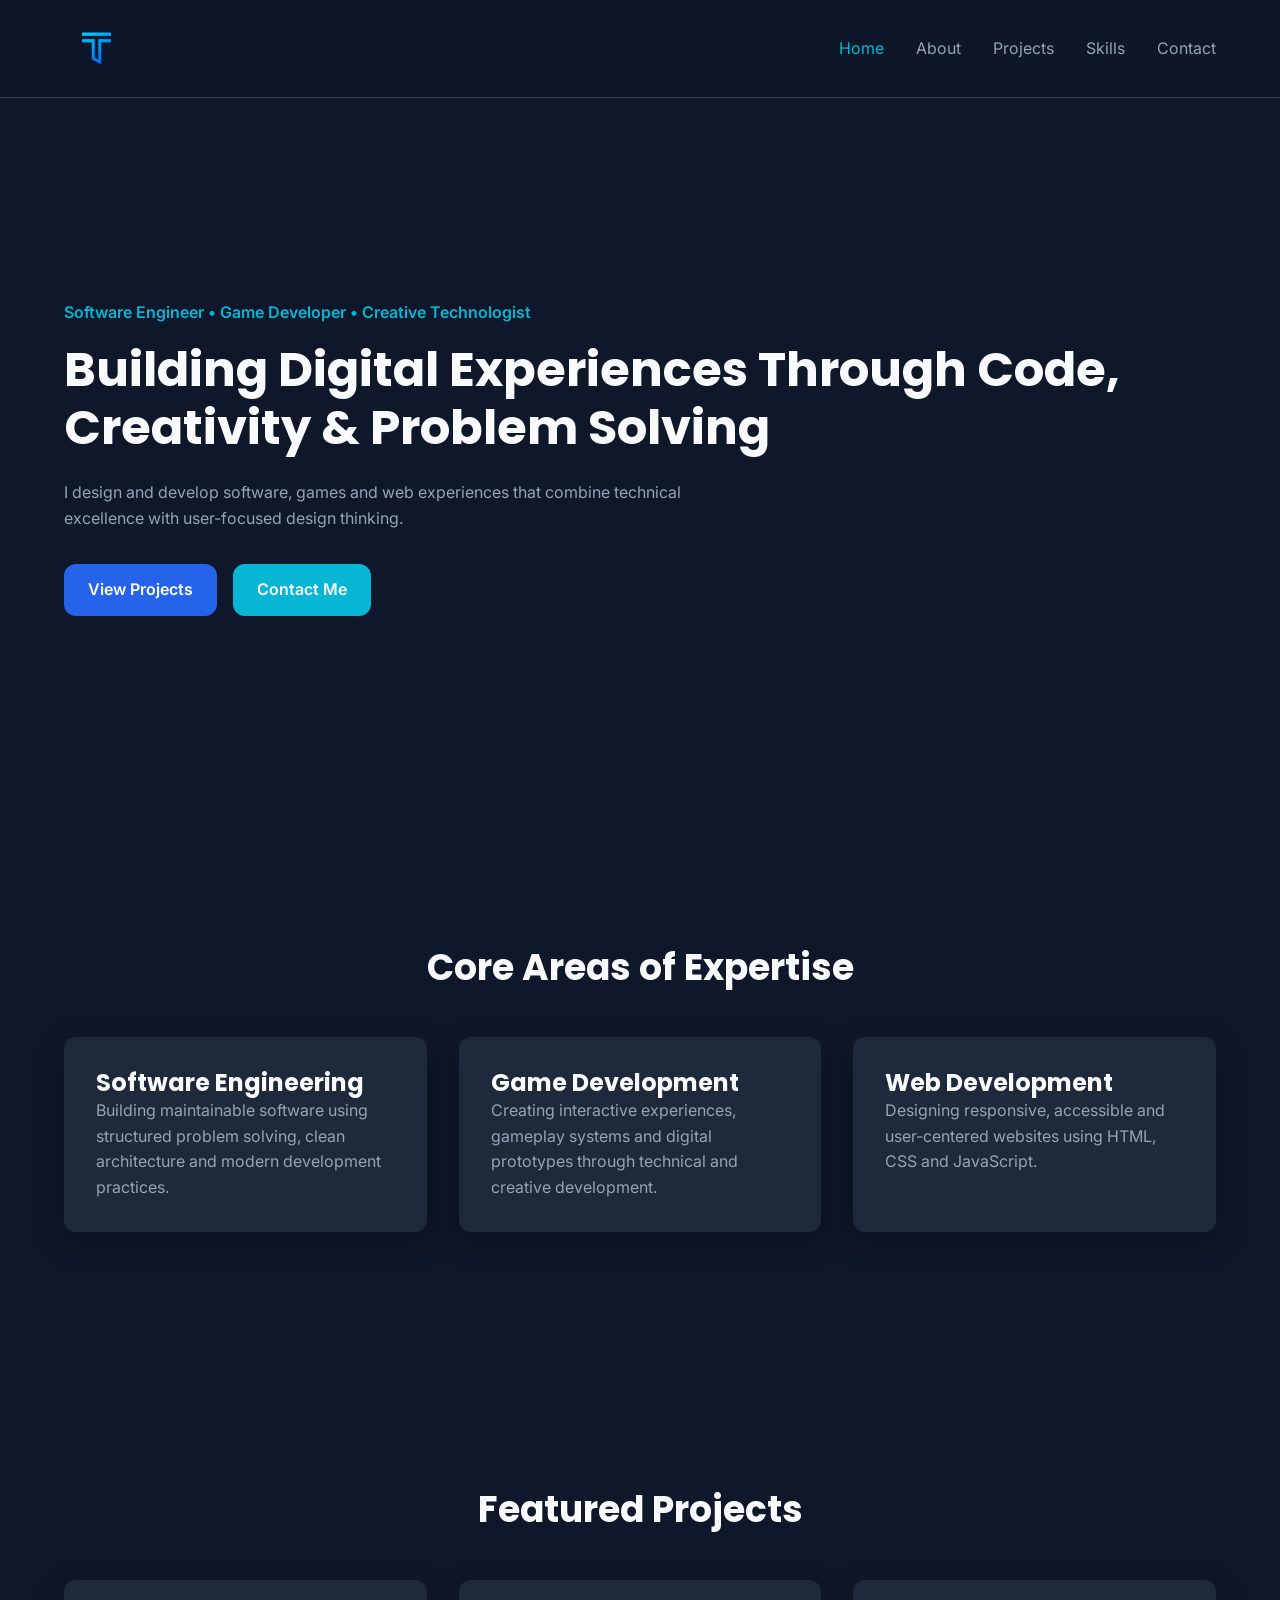
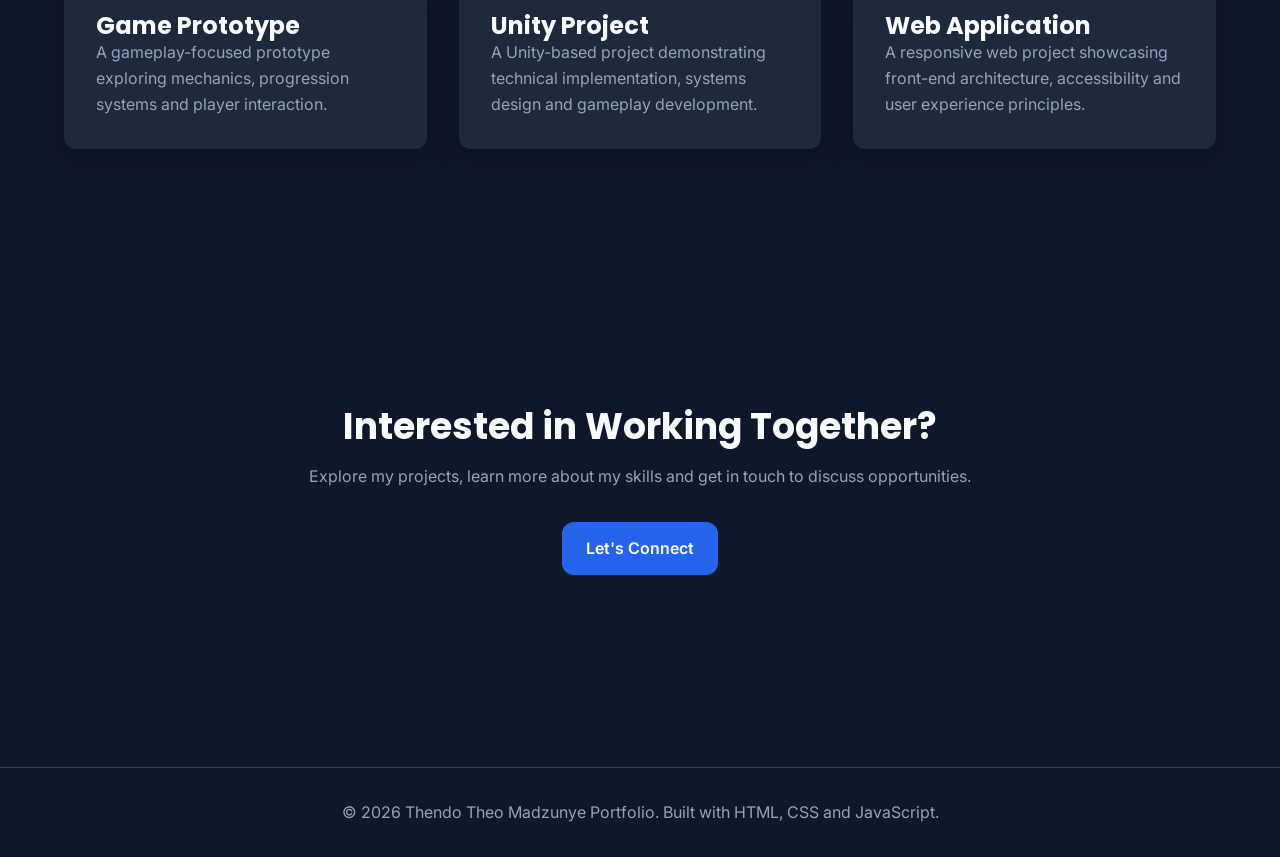
<file: index.html>
<!doctype html>
<html lang="en">
  <head>
    <meta charset="UTF-8" />
    <meta name="viewport" content="width=device-width, initial-scale=1.0" />

    <title>Home | Thendo Portfolio</title>

    <meta
      name="description"
      content="Software Engineer, Game Developer and Creative Technologist Portfolio"
    />

    <link rel="stylesheet" href="css/style.css" />
  </head>

  <body>
    <div id="nav-placeholder"></div>

    <main>
      <!-- HERO SECTION -->

      <section class="hero section">
        <div class="container hero-content">
          <div class="hero-text">
            <p class="hero-tag">
              Software Engineer • Game Developer • Creative Technologist
            </p>

            <h1>
              Building Digital Experiences Through Code, Creativity & Problem
              Solving
            </h1>

            <p class="hero-description">
              I design and develop software, games and web experiences that
              combine technical excellence with user-focused design thinking.
            </p>

            <div class="hero-buttons">
              <a href="projects.html" class="btn"> View Projects </a>

              <a href="contact.html" class="btn btn-secondary"> Contact Me </a>
            </div>
          </div>
        </div>
      </section>

      <!-- FEATURED SKILLS -->

      <section class="section">
        <div class="container">
          <h2 class="section-title">Core Areas of Expertise</h2>

          <div class="skills-preview">
            <article class="card">
              <h3>Software Engineering</h3>

              <p>
                Building maintainable software using structured problem solving,
                clean architecture and modern development practices.
              </p>
            </article>

            <article class="card">
              <h3>Game Development</h3>

              <p>
                Creating interactive experiences, gameplay systems and digital
                prototypes through technical and creative development.
              </p>
            </article>

            <article class="card">
              <h3>Web Development</h3>

              <p>
                Designing responsive, accessible and user-centered websites
                using HTML, CSS and JavaScript.
              </p>
            </article>
          </div>
        </div>
      </section>

      <!-- FEATURED PROJECTS -->

      <section class="section">
        <div class="container">
          <h2 class="section-title">Featured Projects</h2>

          <div class="projects-preview">
            <article class="card">
              <h3>Game Prototype</h3>

              <p>
                A gameplay-focused prototype exploring mechanics, progression
                systems and player interaction.
              </p>
            </article>

            <article class="card">
              <h3>Unity Project</h3>

              <p>
                A Unity-based project demonstrating technical implementation,
                systems design and gameplay development.
              </p>
            </article>

            <article class="card">
              <h3>Web Application</h3>

              <p>
                A responsive web project showcasing front-end architecture,
                accessibility and user experience principles.
              </p>
            </article>
          </div>
        </div>
      </section>

      <!-- CONTACT CTA -->

      <section class="section">
        <div class="container contact-cta">
          <h2>Interested in Working Together?</h2>

          <p>
            Explore my projects, learn more about my skills and get in touch to
            discuss opportunities.
          </p>

          <a href="contact.html" class="btn"> Let's Connect </a>
        </div>
      </section>
    </main>

    <div id="footer-placeholder"></div>

    <script src="js/navigation.js"></script>
    <script src="js/animations.js"></script>
    <script src="js/main.js"></script>
  </body>
</html>
</file>
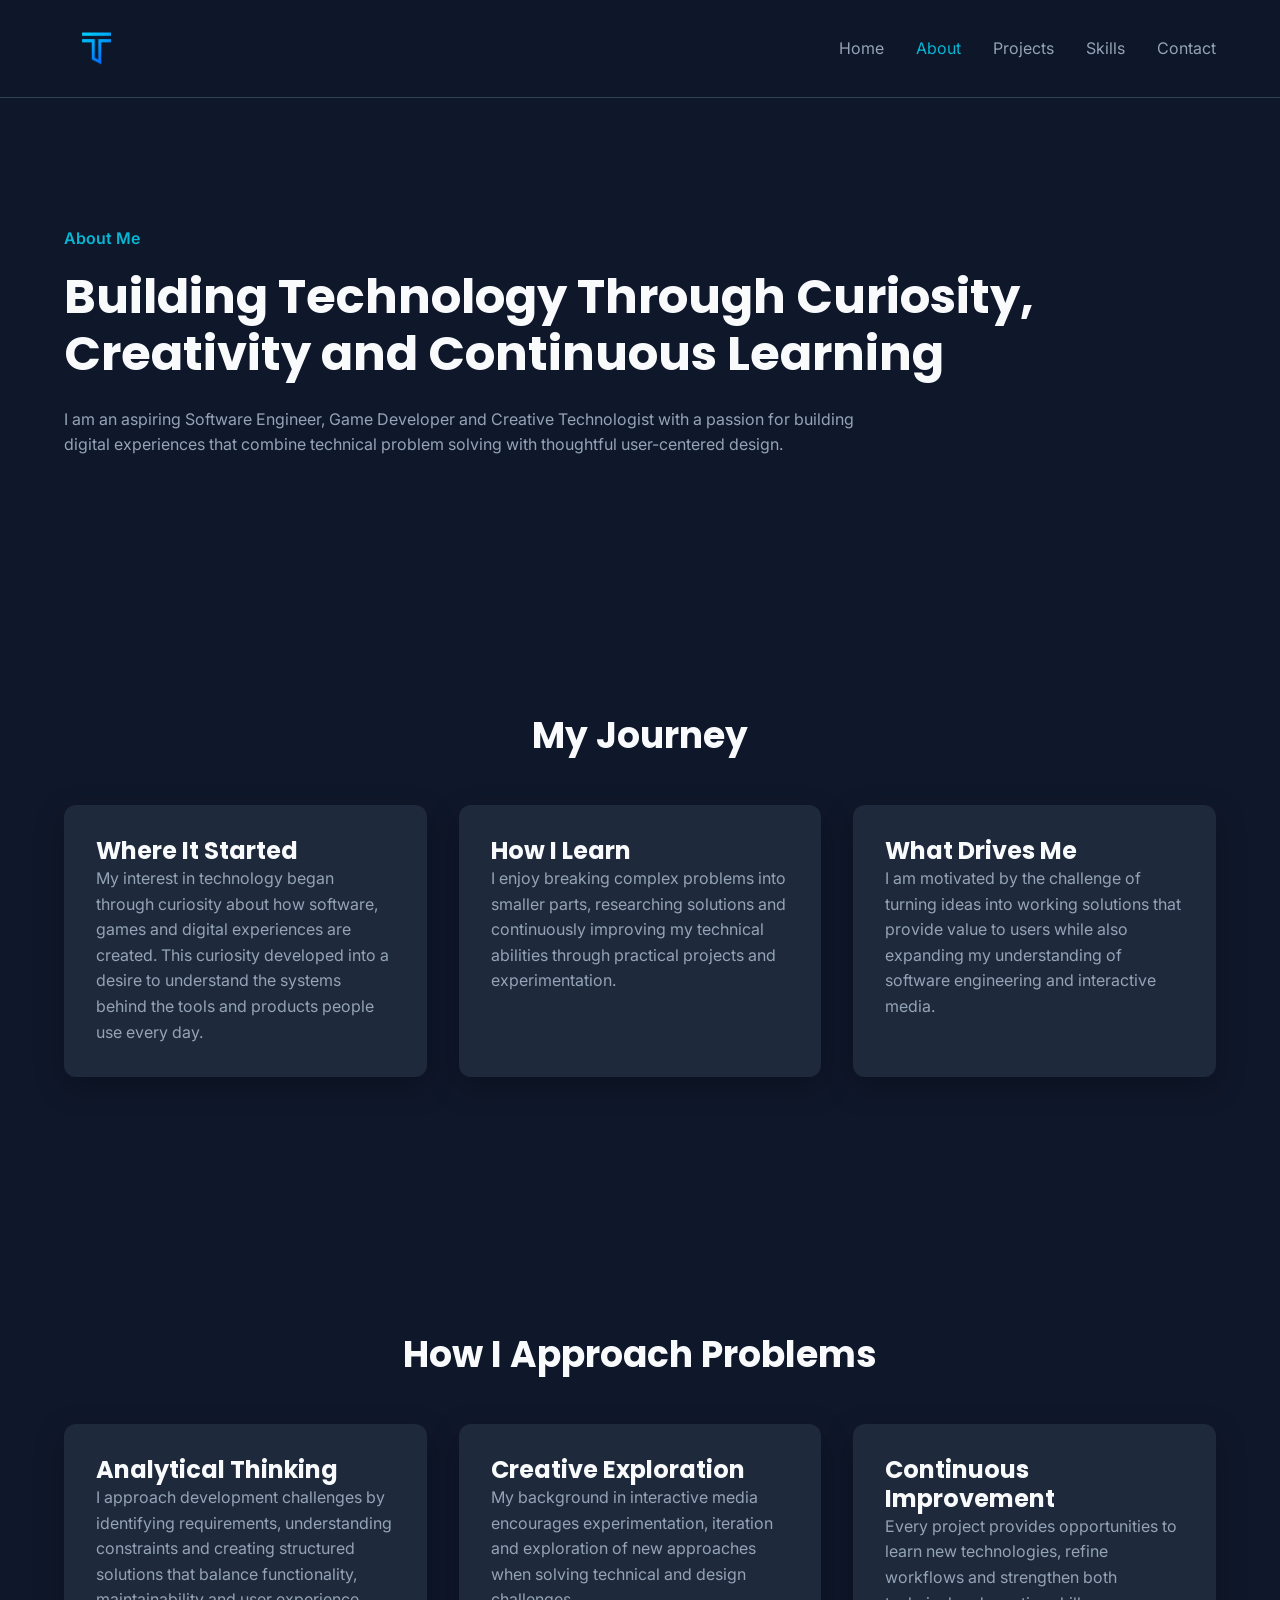
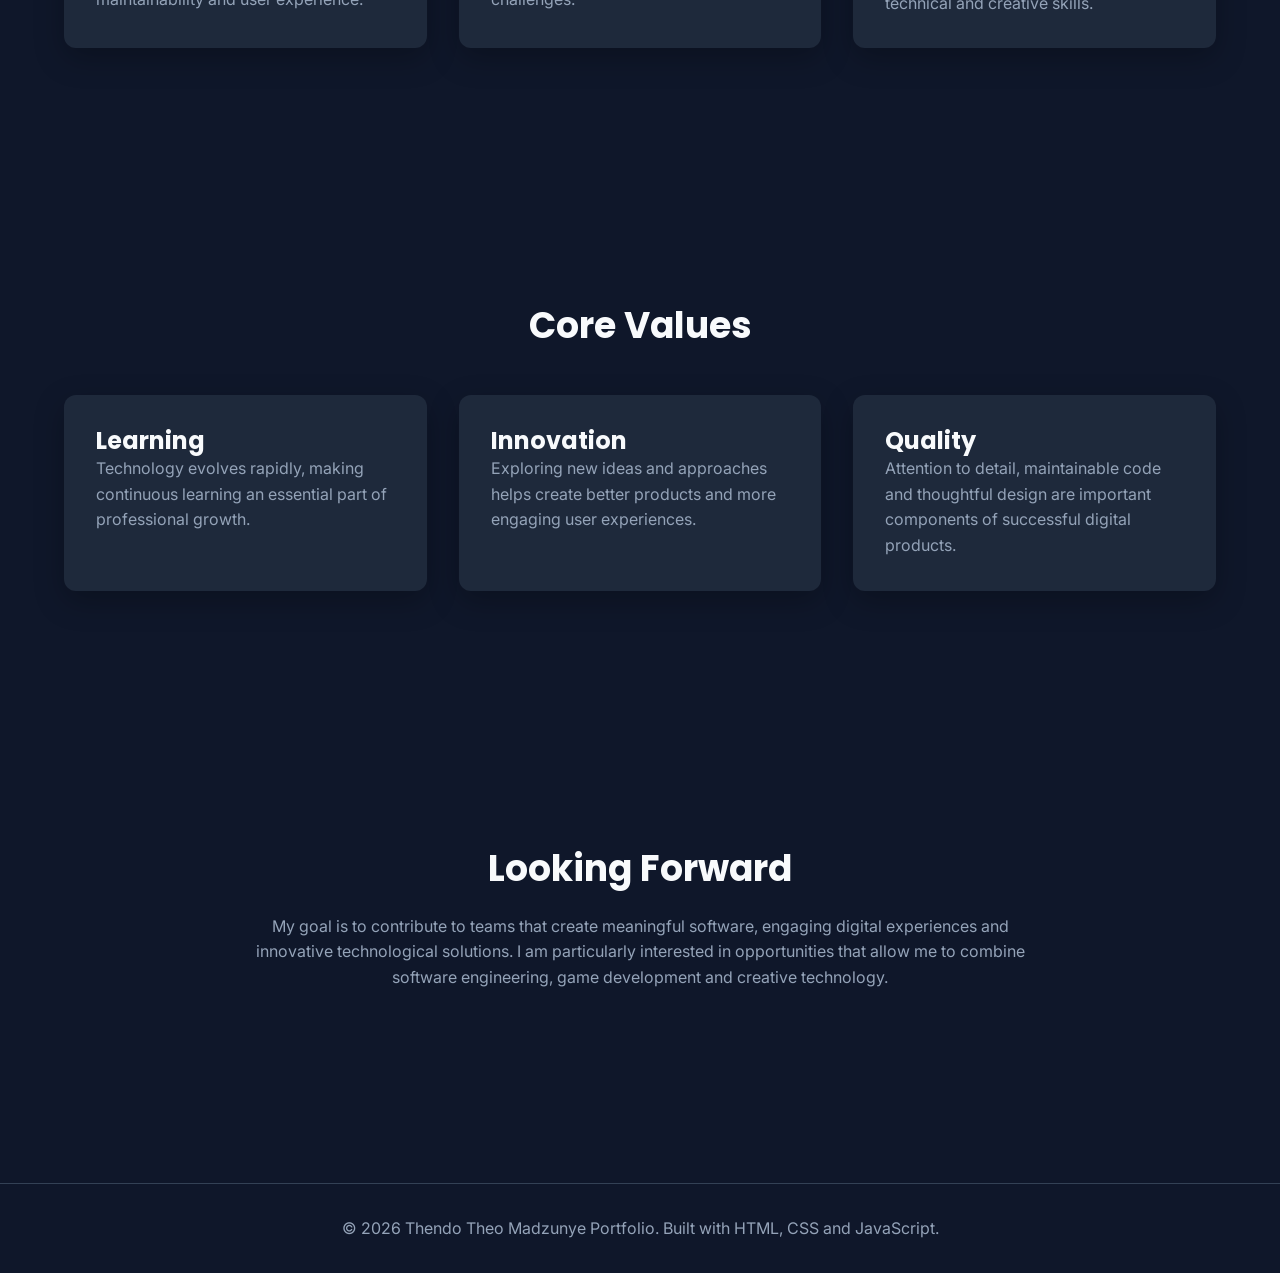
<file: about.html>
<!doctype html>
<html lang="en">
  <head>
    <meta charset="UTF-8" />
    <meta name="viewport" content="width=device-width, initial-scale=1.0" />

    <title>About | Thendo Portfolio</title>

    <meta
      name="description"
      content="Learn more about Thendo, a Software Engineer, Game Developer and Creative Technologist."
    />

    <link rel="stylesheet" href="css/style.css" />
  </head>

  <body>
    <div id="nav-placeholder"></div>

    <main>
      <!-- ABOUT HERO -->

      <section class="section about-hero">
        <div class="container">
          <p class="hero-tag">About Me</p>

          <h1>
            Building Technology Through Curiosity, Creativity and Continuous
            Learning
          </h1>

          <p class="about-intro">
            I am an aspiring Software Engineer, Game Developer and Creative
            Technologist with a passion for building digital experiences that
            combine technical problem solving with thoughtful user-centered
            design.
          </p>
        </div>
      </section>

      <!-- MY JOURNEY -->

      <section class="section">
        <div class="container">
          <h2 class="section-title">My Journey</h2>

          <div class="about-grid">
            <article class="card">
              <h3>Where It Started</h3>

              <p>
                My interest in technology began through curiosity about how
                software, games and digital experiences are created. This
                curiosity developed into a desire to understand the systems
                behind the tools and products people use every day.
              </p>
            </article>

            <article class="card">
              <h3>How I Learn</h3>

              <p>
                I enjoy breaking complex problems into smaller parts,
                researching solutions and continuously improving my technical
                abilities through practical projects and experimentation.
              </p>
            </article>

            <article class="card">
              <h3>What Drives Me</h3>

              <p>
                I am motivated by the challenge of turning ideas into working
                solutions that provide value to users while also expanding my
                understanding of software engineering and interactive media.
              </p>
            </article>
          </div>
        </div>
      </section>

      <!-- HOW I THINK -->

      <section class="section">
        <div class="container">
          <h2 class="section-title">How I Approach Problems</h2>

          <div class="about-grid">
            <article class="card">
              <h3>Analytical Thinking</h3>

              <p>
                I approach development challenges by identifying requirements,
                understanding constraints and creating structured solutions that
                balance functionality, maintainability and user experience.
              </p>
            </article>

            <article class="card">
              <h3>Creative Exploration</h3>

              <p>
                My background in interactive media encourages experimentation,
                iteration and exploration of new approaches when solving
                technical and design challenges.
              </p>
            </article>

            <article class="card">
              <h3>Continuous Improvement</h3>

              <p>
                Every project provides opportunities to learn new technologies,
                refine workflows and strengthen both technical and creative
                skills.
              </p>
            </article>
          </div>
        </div>
      </section>

      <!-- CORE VALUES -->

      <section class="section">
        <div class="container">
          <h2 class="section-title">Core Values</h2>

          <div class="about-grid">
            <article class="card">
              <h3>Learning</h3>
              <p>
                Technology evolves rapidly, making continuous learning an
                essential part of professional growth.
              </p>
            </article>

            <article class="card">
              <h3>Innovation</h3>
              <p>
                Exploring new ideas and approaches helps create better products
                and more engaging user experiences.
              </p>
            </article>

            <article class="card">
              <h3>Quality</h3>
              <p>
                Attention to detail, maintainable code and thoughtful design are
                important components of successful digital products.
              </p>
            </article>
          </div>
        </div>
      </section>

      <!-- CAREER GOALS -->

      <section class="section">
        <div class="container about-goals">
          <h2>Looking Forward</h2>

          <p>
            My goal is to contribute to teams that create meaningful software,
            engaging digital experiences and innovative technological solutions.
            I am particularly interested in opportunities that allow me to
            combine software engineering, game development and creative
            technology.
          </p>
        </div>
      </section>
    </main>

    <div id="footer-placeholder"></div>

    <script src="js/navigation.js"></script>
    <script src="js/animations.js"></script>
    <script src="js/main.js"></script>
  </body>
</html>
</file>
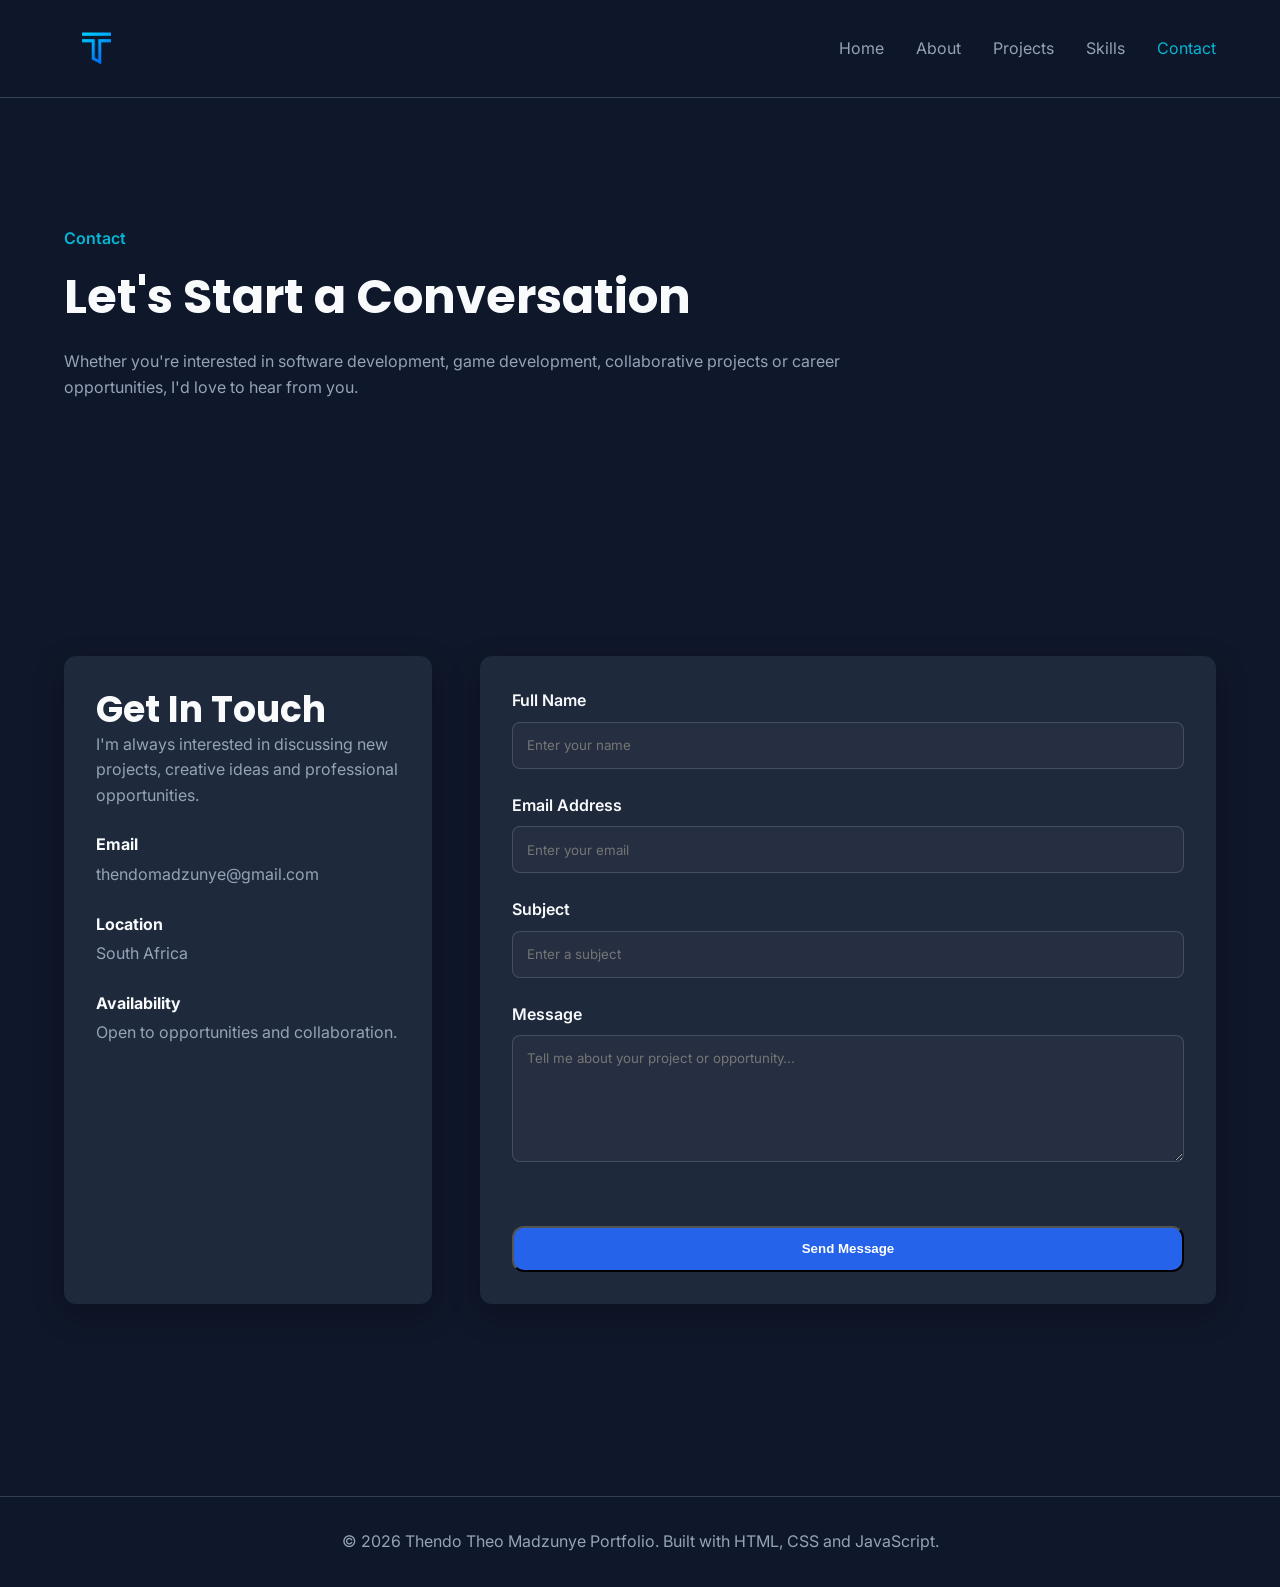
<file: contact.html>
<!doctype html>
<html lang="en">
  <head>
    <meta charset="UTF-8" />
    <meta name="viewport" content="width=device-width, initial-scale=1.0" />

    <title>Contact | Thendo Portfolio</title>

    <meta
      name="description"
      content="Get in touch regarding software engineering, game development and creative technology opportunities."
    />

    <link rel="stylesheet" href="css/style.css" />
  </head>

  <body>
    <div id="nav-placeholder"></div>

    <main>
      <!-- CONTACT HERO -->
      <section class="section">
        <div class="container">
          <p class="hero-tag">Contact</p>

          <h1>Let's Start a Conversation</h1>

          <p class="contact-intro">
            Whether you're interested in software development, game development,
            collaborative projects or career opportunities, I'd love to hear
            from you.
          </p>
        </div>
      </section>

      <!-- CONTACT SECTION -->
      <section class="section">
        <div class="container contact-layout">
          <!-- CONTACT INFO -->
          <div class="contact-info card">
            <h2>Get In Touch</h2>

            <p>
              I'm always interested in discussing new projects, creative ideas
              and professional opportunities.
            </p>

            <div class="contact-item">
              <strong>Email</strong>
              <p>thendomadzunye@gmail.com</p>
            </div>

            <div class="contact-item">
              <strong>Location</strong>
              <p>South Africa</p>
            </div>

            <div class="contact-item">
              <strong>Availability</strong>
              <p>Open to opportunities and collaboration.</p>
            </div>
          </div>

          <!-- CONTACT FORM -->
          <form
            id="contactForm"
            class="contact-form card"
            action="https://formsubmit.co/thendomadzunye@gmail.com"
            method="POST"
          >
            <div class="form-group">
              <label for="name">Full Name</label>
              <input
                type="text"
                id="name"
                name="name"
                placeholder="Enter your name"
                required
              />
            </div>

            <div class="form-group">
              <label for="email">Email Address</label>
              <input
                type="email"
                id="email"
                name="email"
                placeholder="Enter your email"
                required
              />
            </div>

            <div class="form-group">
              <label for="subject">Subject</label>
              <input
                type="text"
                id="subject"
                name="subject"
                placeholder="Enter a subject"
                required
              />
            </div>

            <div class="form-group">
              <label for="message">Message</label>
              <textarea
                id="message"
                name="message"
                rows="6"
                placeholder="Tell me about your project or opportunity..."
                required
              ></textarea>
            </div>

            <!-- FormSubmit settings -->
            <input
              type="hidden"
              name="_subject"
              value="New Portfolio Contact Message"
            />

            <input type="hidden" name="_captcha" value="false" />

            <input type="hidden" name="_template" value="table" />

            <!-- Optional status message -->
            <div id="formStatus"></div>

            <button type="submit" class="btn">Send Message</button>
          </form>
        </div>
      </section>
    </main>

    <div id="footer-placeholder"></div>

    <script src="js/navigation.js"></script>
    <script src="js/animations.js"></script>
    <script src="js/contact.js"></script>
    <script src="js/main.js"></script>
  </body>
</html>
</file>
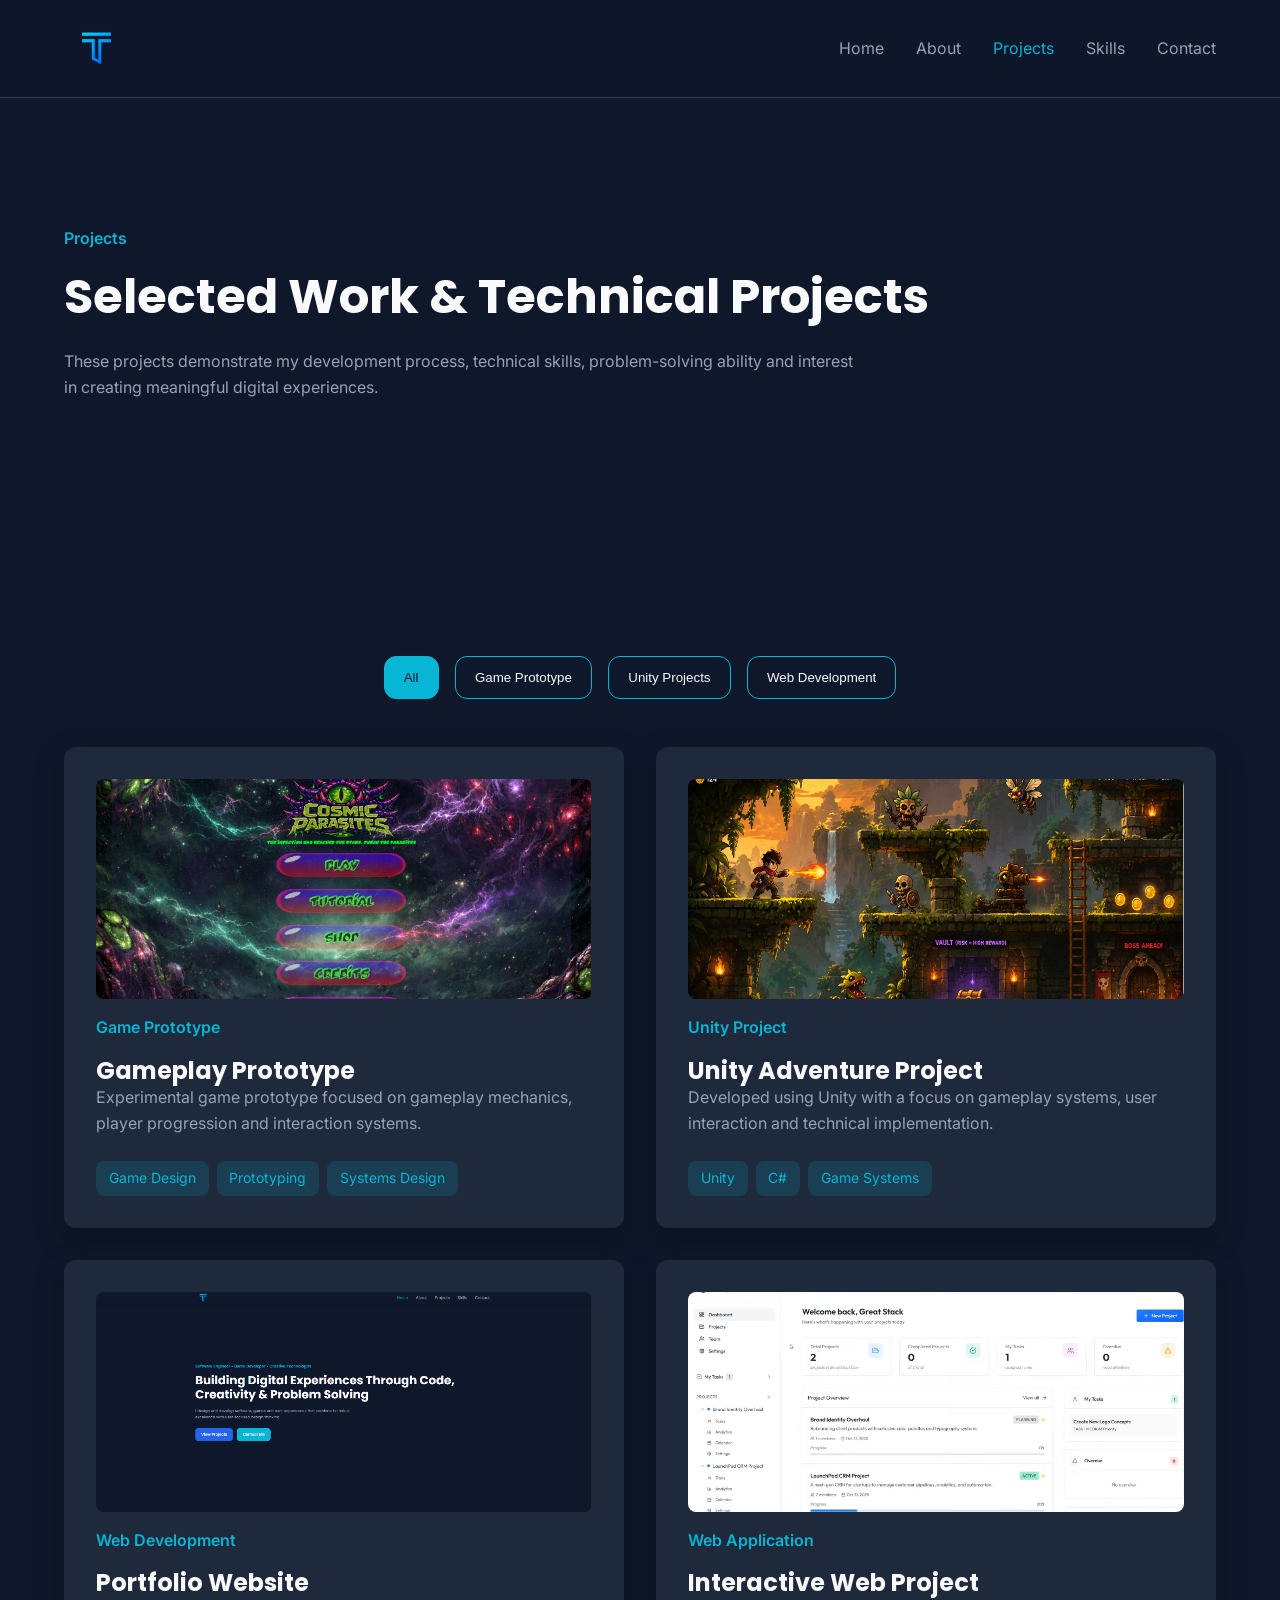
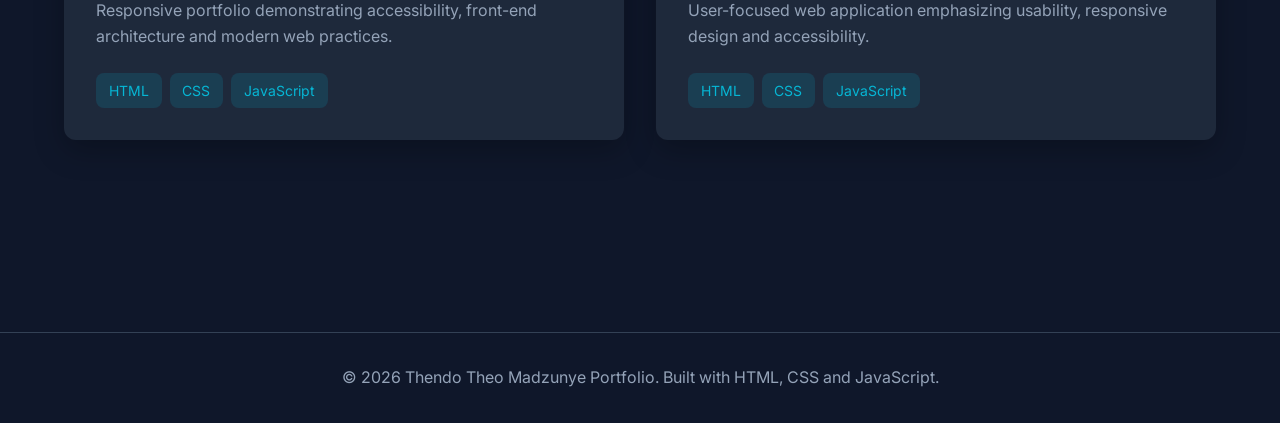
<file: projects.html>
<!doctype html>
<html lang="en">
  <head>
    <meta charset="UTF-8" />
    <meta name="viewport" content="width=device-width, initial-scale=1.0" />

    <title>Projects | Thendo Portfolio</title>

    <meta
      name="description"
      content="Projects showcasing software engineering, game development and web development work."
    />

    <link rel="stylesheet" href="css/style.css" />
  </head>

  <body>
    <!-- NAVIGATION -->

    <div id="nav-placeholder"></div>

    <main>
      <!-- HERO -->

      <section class="section">
        <div class="container">
          <p class="hero-tag">Projects</p>

          <h1>Selected Work & Technical Projects</h1>

          <p class="projects-intro">
            These projects demonstrate my development process, technical skills,
            problem-solving ability and interest in creating meaningful digital
            experiences.
          </p>
        </div>
      </section>

      <!-- PROJECT FILTERS -->

      <section class="section projects-section">
        <div class="container">
          <div class="filter-controls">
            <button class="filter-btn active-filter" data-filter="all">
              All
            </button>

            <button class="filter-btn" data-filter="game">
              Game Prototype
            </button>

            <button class="filter-btn" data-filter="unity">
              Unity Projects
            </button>

            <button class="filter-btn" data-filter="web">
              Web Development
            </button>
          </div>

          <!-- PROJECT GRID -->

          <div class="projects-grid">
            <!-- PROJECT 1 -->

            <article
              class="card project-card"
              data-category="game"
              data-title="Gameplay Prototype"
              data-tech="Game Design, Systems Design, Prototyping"
              data-description="A gameplay-focused prototype exploring progression systems, player feedback loops and interaction mechanics."
            >
              <img
                src="assets/projects/unity-game.png"
                alt="Gameplay Prototype Screenshot"
                class="project-image"
              />

              <span class="project-type"> Game Prototype </span>

              <h3>Gameplay Prototype</h3>

              <p>
                Experimental game prototype focused on gameplay mechanics,
                player progression and interaction systems.
              </p>

              <div class="tech-tags">
                <span>Game Design</span>
                <span>Prototyping</span>
                <span>Systems Design</span>
              </div>
            </article>

            <!-- PROJECT 2 -->

            <article
              class="card project-card"
              data-category="unity"
              data-title="Unity Adventure Project"
              data-tech="Unity, C#, Gameplay Systems"
              data-description="Built using Unity and C#. Focused on gameplay systems, player interactions and technical implementation."
            >
              <img
                src="assets/projects/unity-adventure.png"
                alt="Unity Adventure Project Screenshot"
                class="project-image"
              />

              <span class="project-type"> Unity Project </span>

              <h3>Unity Adventure Project</h3>

              <p>
                Developed using Unity with a focus on gameplay systems, user
                interaction and technical implementation.
              </p>

              <div class="tech-tags">
                <span>Unity</span>
                <span>C#</span>
                <span>Game Systems</span>
              </div>
            </article>

            <!-- PROJECT 3 -->

            <article
              class="card project-card"
              data-category="web"
              data-title="Portfolio Website"
              data-tech="HTML, CSS, JavaScript"
              data-description="Responsive portfolio demonstrating accessibility, front-end architecture and modern development practices."
            >
              <img
                src="assets/projects/portfolio.png"
                alt="Portfolio Website Screenshot"
                class="project-image"
              />

              <span class="project-type"> Web Development </span>

              <h3>Portfolio Website</h3>

              <p>
                Responsive portfolio demonstrating accessibility, front-end
                architecture and modern web practices.
              </p>

              <div class="tech-tags">
                <span>HTML</span>
                <span>CSS</span>
                <span>JavaScript</span>
              </div>
            </article>

            <!-- PROJECT 4 -->

            <article
              class="card project-card"
              data-category="web"
              data-title="Interactive Web Project"
              data-tech="HTML, CSS, JavaScript"
              data-description="User-focused web application emphasizing usability, responsive design and accessibility."
            >
              <img
                src="assets/projects/task-manager.png"
                alt="Interactive Web Project Screenshot"
                class="project-image"
              />

              <span class="project-type"> Web Application </span>

              <h3>Interactive Web Project</h3>

              <p>
                User-focused web application emphasizing usability, responsive
                design and accessibility.
              </p>

              <div class="tech-tags">
                <span>HTML</span>
                <span>CSS</span>
                <span>JavaScript</span>
              </div>
            </article>
          </div>
        </div>
      </section>

      <!-- PROJECT MODAL -->

      <div class="modal-overlay" id="projectModal">
        <div class="modal-content">
          <button class="modal-close" id="closeModal" aria-label="Close Modal">
            ×
          </button>

          <span class="modal-label"> Project Details </span>

          <h2 id="modalTitle"></h2>

          <div class="modal-section">
            <h3>Technologies</h3>
            <p id="modalTech"></p>
          </div>

          <div class="modal-section">
            <h3>Overview</h3>
            <p id="modalDescription"></p>
          </div>
        </div>
      </div>
    </main>

    <!-- FOOTER -->

    <div id="footer-placeholder"></div>

    <!-- JAVASCRIPT -->

    <script src="js/navigation.js"></script>
    <script src="js/projects.js"></script>
    <script src="js/modal.js"></script>
    <script src="js/animations.js"></script>
    <script src="js/main.js"></script>
  </body>
</html>
</file>
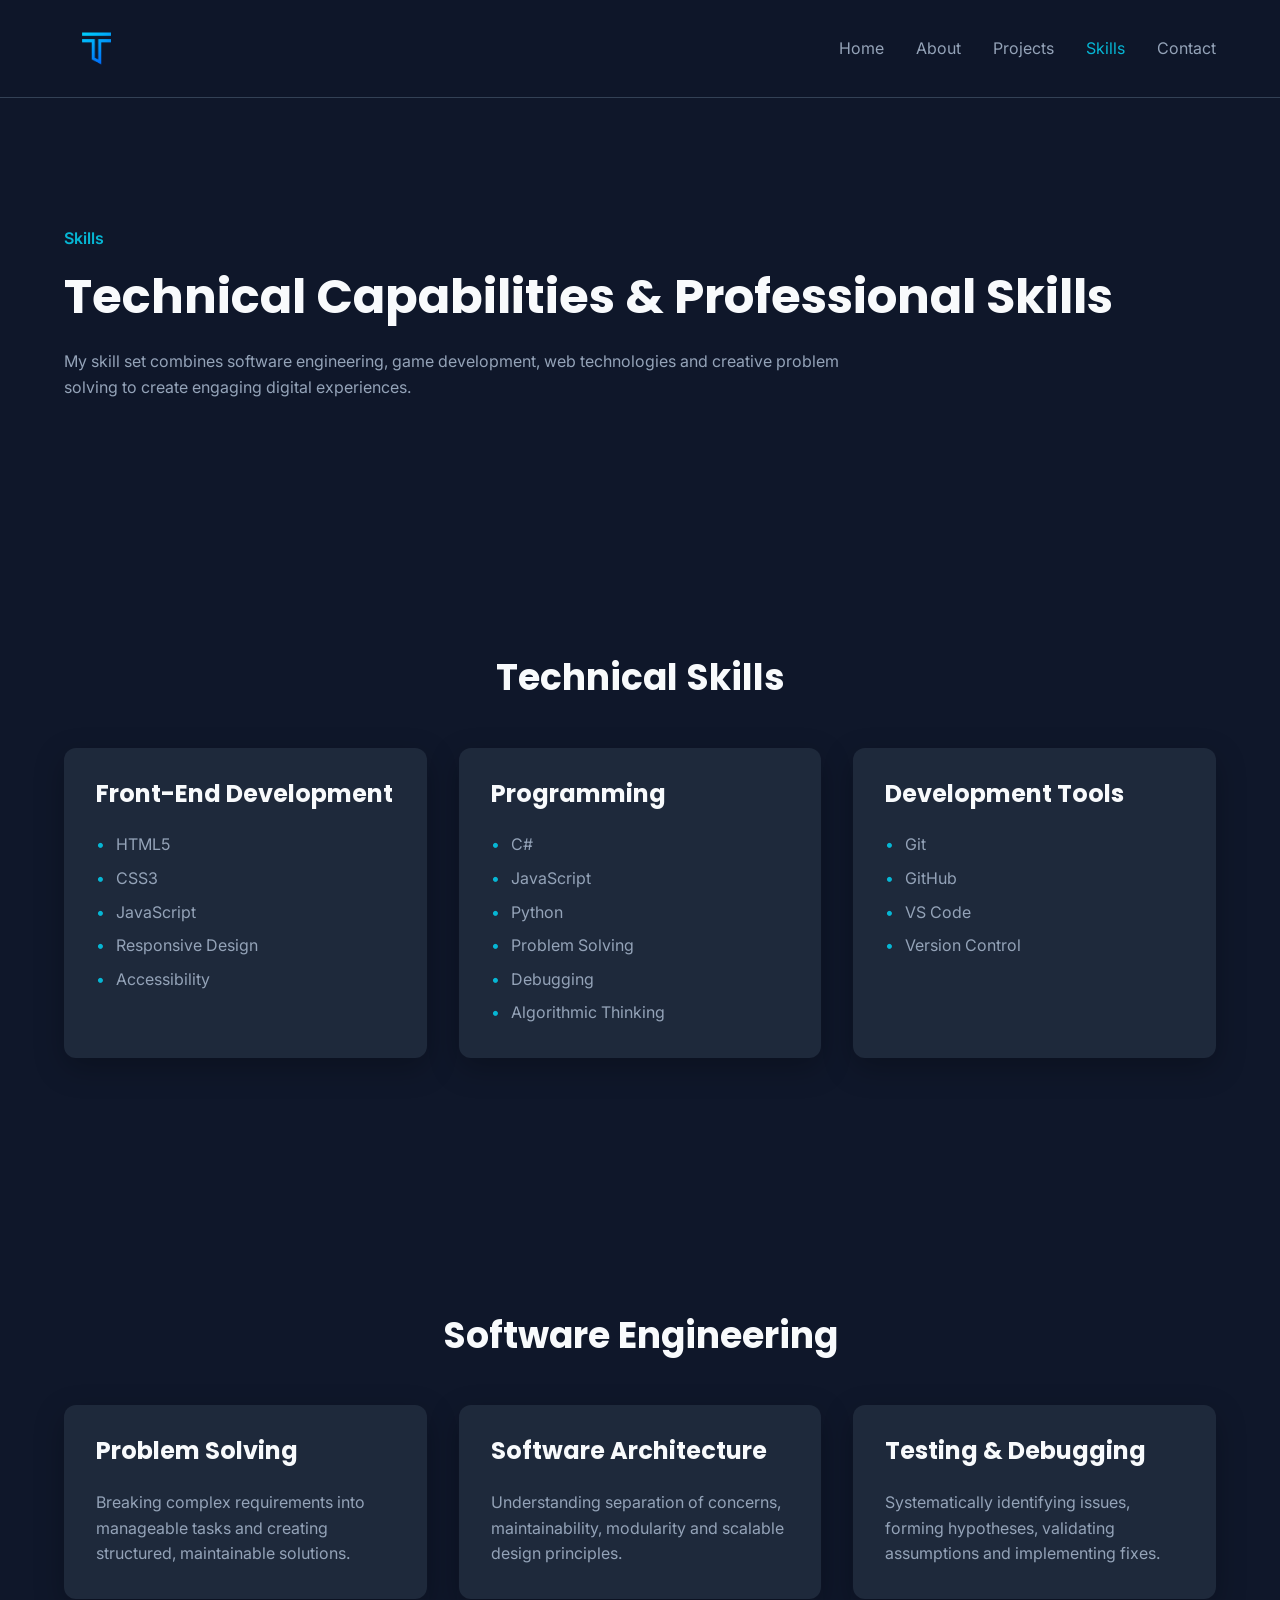
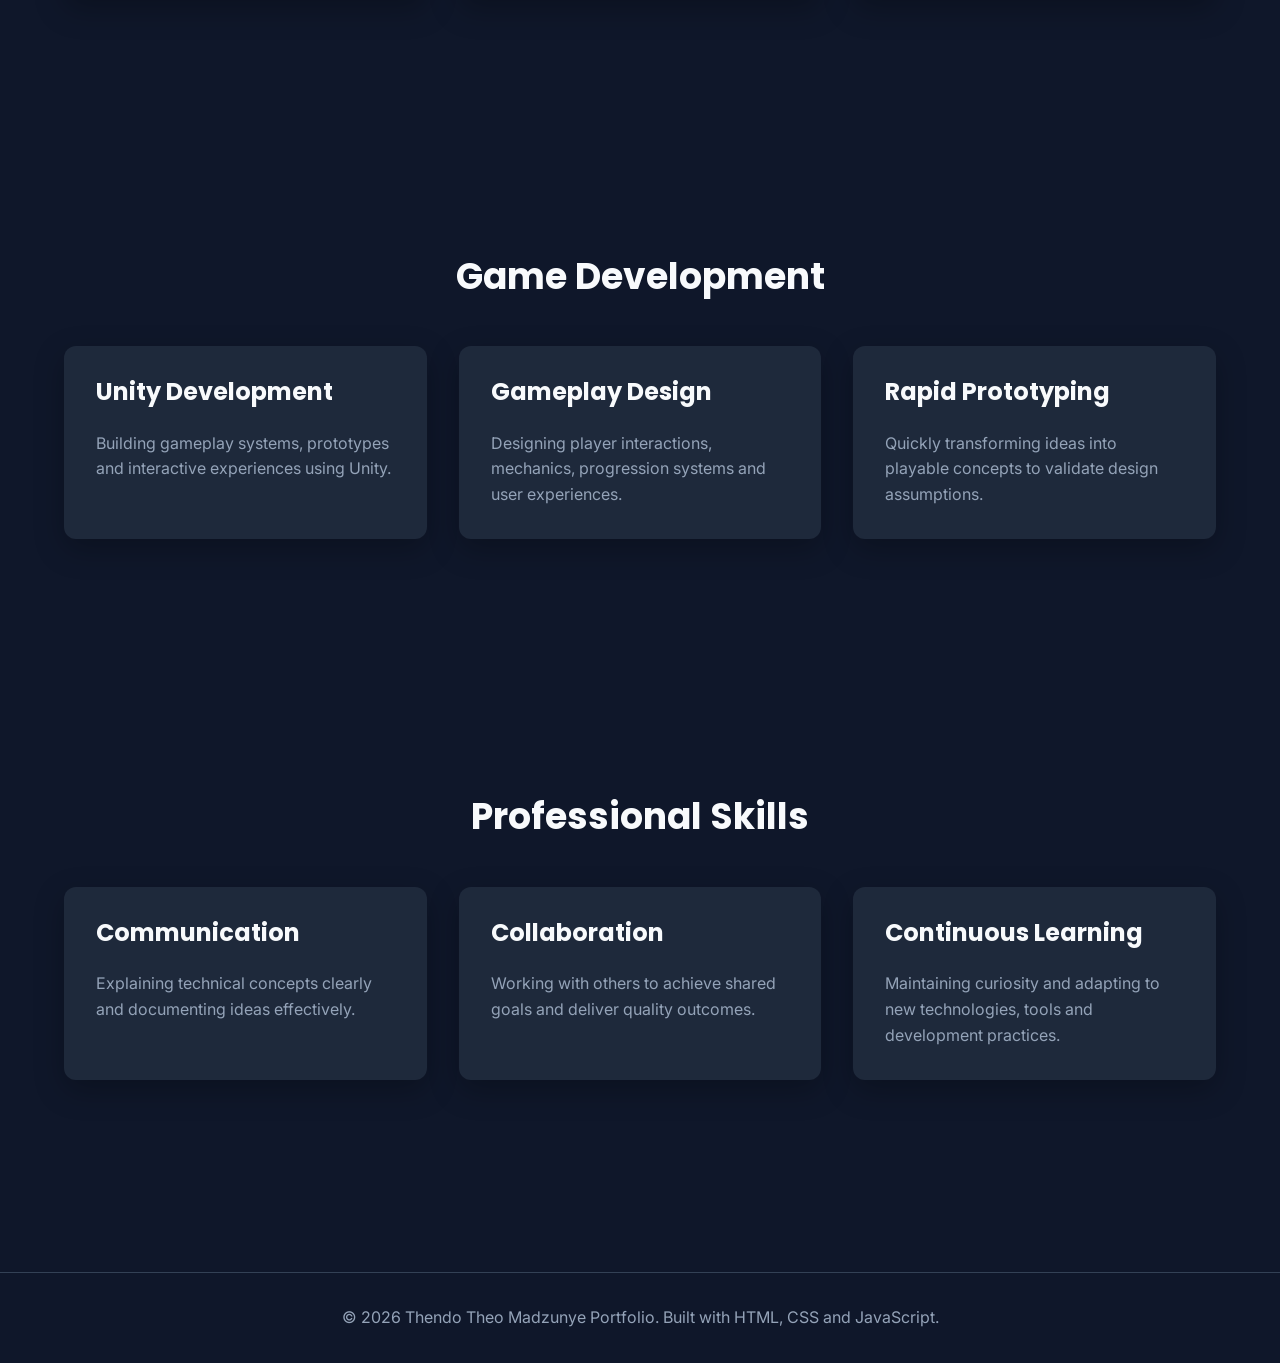
<file: skills.html>
<!doctype html>
<html lang="en">
  <head>
    <meta charset="UTF-8" />
    <meta name="viewport" content="width=device-width, initial-scale=1.0" />

    <title>Skills | Thendo Portfolio</title>

    <meta
      name="description"
      content="Technical skills, software engineering capabilities and development tools used by Thendo."
    />

    <link rel="stylesheet" href="css/style.css" />
  </head>

  <body>
    <div id="nav-placeholder"></div>

    <main>
      <!-- HERO -->

      <section class="section">
        <div class="container">
          <p class="hero-tag">Skills</p>

          <h1>Technical Capabilities & Professional Skills</h1>

          <p class="skills-intro">
            My skill set combines software engineering, game development, web
            technologies and creative problem solving to create engaging digital
            experiences.
          </p>
        </div>
      </section>

      <!-- TECHNICAL SKILLS -->

      <section class="section">
        <div class="container">
          <h2 class="section-title">Technical Skills</h2>

          <div class="skills-grid">
            <article class="card skill-card">
              <h3>Front-End Development</h3>

              <ul class="skill-list">
                <li>HTML5</li>
                <li>CSS3</li>
                <li>JavaScript</li>
                <li>Responsive Design</li>
                <li>Accessibility</li>
              </ul>
            </article>

            <article class="card skill-card">
              <h3>Programming</h3>

              <ul class="skill-list">
                <li>C#</li>
                <li>JavaScript</li>
                <li>Python</li>
                <li>Problem Solving</li>
                <li>Debugging</li>
                <li>Algorithmic Thinking</li>
              </ul>
            </article>

            <article class="card skill-card">
              <h3>Development Tools</h3>

              <ul class="skill-list">
                <li>Git</li>
                <li>GitHub</li>
                <li>VS Code</li>
                <li>Version Control</li>
              </ul>
            </article>
          </div>
        </div>
      </section>

      <!-- SOFTWARE ENGINEERING -->

      <section class="section">
        <div class="container">
          <h2 class="section-title">Software Engineering</h2>

          <div class="skills-grid">
            <article class="card skill-card">
              <h3>Problem Solving</h3>

              <p>
                Breaking complex requirements into manageable tasks and creating
                structured, maintainable solutions.
              </p>
            </article>

            <article class="card skill-card">
              <h3>Software Architecture</h3>

              <p>
                Understanding separation of concerns, maintainability,
                modularity and scalable design principles.
              </p>
            </article>

            <article class="card skill-card">
              <h3>Testing & Debugging</h3>

              <p>
                Systematically identifying issues, forming hypotheses,
                validating assumptions and implementing fixes.
              </p>
            </article>
          </div>
        </div>
      </section>

      <!-- GAME DEVELOPMENT -->

      <section class="section">
        <div class="container">
          <h2 class="section-title">Game Development</h2>

          <div class="skills-grid">
            <article class="card skill-card">
              <h3>Unity Development</h3>

              <p>
                Building gameplay systems, prototypes and interactive
                experiences using Unity.
              </p>
            </article>

            <article class="card skill-card">
              <h3>Gameplay Design</h3>

              <p>
                Designing player interactions, mechanics, progression systems
                and user experiences.
              </p>
            </article>

            <article class="card skill-card">
              <h3>Rapid Prototyping</h3>

              <p>
                Quickly transforming ideas into playable concepts to validate
                design assumptions.
              </p>
            </article>
          </div>
        </div>
      </section>

      <!-- PROFESSIONAL SKILLS -->

      <section class="section">
        <div class="container">
          <h2 class="section-title">Professional Skills</h2>

          <div class="skills-grid">
            <article class="card skill-card">
              <h3>Communication</h3>

              <p>
                Explaining technical concepts clearly and documenting ideas
                effectively.
              </p>
            </article>

            <article class="card skill-card">
              <h3>Collaboration</h3>

              <p>
                Working with others to achieve shared goals and deliver quality
                outcomes.
              </p>
            </article>

            <article class="card skill-card">
              <h3>Continuous Learning</h3>

              <p>
                Maintaining curiosity and adapting to new technologies, tools
                and development practices.
              </p>
            </article>
          </div>
        </div>
      </section>
    </main>

    <div id="footer-placeholder"></div>

    <script src="js/navigation.js"></script>
    <script src="js/animations.js"></script>
    <script src="js/main.js"></script>
  </body>
</html>
</file>
<file: css/style.css>
/* GOOGLE FONTS */

@import url("https://fonts.googleapis.com/css2?family=Inter:wght@400;500;600;700&family=Poppins:wght@600;700;800&display=swap");

/* CSS VARIABLES (DESIGN TOKENS) */

:root {
  /* Colors */
  --color-primary: #2563eb;
  --color-secondary: #06b6d4;

  --color-background: #0f172a;
  --color-surface: #1e293b;

  --color-text: #f8fafc;
  --color-text-muted: #94a3b8;

  --color-success: #22c55e;
  --color-warning: #f59e0b;

  /* Typography */
  --font-heading: "Poppins", sans-serif;
  --font-body: "Inter", sans-serif;

  /* Spacing */
  --space-xs: 0.25rem;
  --space-sm: 0.5rem;
  --space-md: 1rem;
  --space-lg: 1.5rem;
  --space-xl: 2rem;
  --space-2xl: 3rem;
  --space-3xl: 4rem;
  --space-4xl: 6rem;
  --space-5xl: 8rem;

  /* Radius */
  --radius-sm: 4px;
  --radius-md: 8px;
  --radius-lg: 12px;
  --radius-xl: 16px;

  /* Shadows */
  --shadow-card: 0 10px 30px rgba(0, 0, 0, 0.25);

  /* Layout */
  --container-width: 1200px;

  /* Transition */
  --transition: 0.3s ease;
}

/* RESET */

*,
*::before,
*::after {
  box-sizing: border-box;
  margin: 0;
  padding: 0;
}

/* GLOBAL STYLES */

html {
  scroll-behavior: smooth;
}

body {
  background-color: var(--color-background);
  color: var(--color-text);
  font-family: var(--font-body);
  line-height: 1.6;
  min-height: 100vh;
}

/* IMAGES */

img {
  max-width: 100%;
  display: block;
}

/* LINKS */

a {
  color: inherit;
  text-decoration: none;
}

/* LISTS */

ul {
  list-style: none;
}

/* TYPOGRAPHY */

h1,
h2,
h3,
h4,
h5,
h6 {
  font-family: var(--font-heading);
  line-height: 1.2;
}

h1 {
  font-size: 3rem;
}

h2 {
  font-size: 2.25rem;
}

h3 {
  font-size: 1.5rem;
}

p {
  color: var(--color-text-muted);
}

/* CONTAINER */

.container {
  width: 90%;
  max-width: var(--container-width);
  margin: 0 auto;
}

/* SECTION SPACING */

.section {
  padding: var(--space-5xl) 0;
}

/* BUTTONS */

.btn {
  display: inline-block;
  background-color: var(--color-primary);
  color: white;
  padding: 0.85rem 1.5rem;
  border-radius: var(--radius-lg);
  transition: var(--transition);
  font-weight: 600;
}

.btn:hover {
  transform: translateY(-2px);
}

.btn-secondary {
  background-color: var(--color-secondary);
}

/* CARDS */

.card {
  background-color: var(--color-surface);
  border-radius: var(--radius-lg);
  padding: var(--space-xl);
  box-shadow: var(--shadow-card);
}

/* ACCESSIBILITY  */

a:focus-visible,
button:focus-visible {
  outline: 3px solid var(--color-secondary);
  outline-offset: 4px;
}

/* RESPONSIVE TYPOGRAPHY  */

@media (max-width: 768px) {
  h1 {
    font-size: 2.5rem;
  }

  h2 {
    font-size: 2rem;
  }
}

/* NAVIGATION */

.navbar {
  background-color: rgba(15, 23, 42, 0.95);
  position: sticky;
  top: 0;
  z-index: 1000;
  backdrop-filter: blur(10px);
  border-bottom: 1px solid #334155;
}

.nav-container {
  display: flex;
  justify-content: space-between;
  align-items: center;
  padding: 1rem 0;
}

.logo {
  font-family: var(--font-heading);
  font-size: 1.5rem;
  font-weight: 700;
  align-items: center;
}

.logo img {
  height: 65px;
  width: auto;
  display: block;
}

@media (max-width: 768px) {
  .logo img {
    height: 32px;
  }
}

.nav-links {
  display: flex;
  gap: 2rem;
}

.nav-links a {
  transition: var(--transition);
  color: var(--color-text-muted);
}

.nav-links a:hover {
  color: var(--color-secondary);
}

.active-link {
  color: var(--color-secondary) !important;
}

/* FOOTER */

.footer {
  border-top: 1px solid #334155;
  padding: 2rem 0;
  text-align: center;
  margin-top: 4rem;
}

.footer p {
  color: var(--color-text-muted);
}

/* HOME PAGE */

.hero {
  min-height: 80vh;
  display: flex;
  align-items: center;
}

.hero-content {
  display: flex;
  align-items: center;
}

.hero-tag {
  color: var(--color-secondary);
  font-weight: 600;
  margin-bottom: var(--space-md);
}

.hero-description {
  max-width: 700px;
  margin-top: var(--space-lg);
  margin-bottom: var(--space-xl);
}

.hero-buttons {
  display: flex;
  gap: 1rem;
  flex-wrap: wrap;
}

.section-title {
  margin-bottom: var(--space-2xl);
  text-align: center;
}

.skills-preview,
.projects-preview {
  display: grid;
  grid-template-columns: repeat(3, 1fr);
  gap: var(--space-xl);
}

.contact-cta {
  text-align: center;
}

.contact-cta h2 {
  margin-bottom: var(--space-md);
}

.contact-cta p {
  max-width: 700px;
  margin: 0 auto var(--space-xl);
}

/* RESPONSIVE HOME PAGE */

@media (max-width: 768px) {
  .skills-preview,
  .projects-preview {
    grid-template-columns: 1fr;
  }

  .hero {
    min-height: auto;
  }

  .hero-buttons {
    flex-direction: column;
    align-items: flex-start;
  }
}

/* ABOUT PAGE */

.about-intro {
  max-width: 800px;
  margin-top: var(--space-lg);
}

.about-grid {
  display: grid;
  grid-template-columns: repeat(3, 1fr);
  gap: var(--space-xl);
}

.about-goals {
  text-align: center;
}

.about-goals h2 {
  margin-bottom: var(--space-lg);
}

.about-goals p {
  max-width: 800px;
  margin: 0 auto;
}

/* ABOUT RESPONSIVE */

@media (max-width: 768px) {
  .about-grid {
    grid-template-columns: 1fr;
  }
}

/*PROJECTS PAGE */

.projects-intro {
  max-width: 800px;
  margin-top: var(--space-lg);
}

.filter-controls {
  display: flex;
  justify-content: center;
  flex-wrap: wrap;
  gap: var(--space-md);
  margin-bottom: var(--space-2xl);
}

.filter-btn {
  background: transparent;
  border: 1px solid var(--color-secondary);
  color: var(--color-text);
  padding: 0.8rem 1.2rem;
  border-radius: var(--radius-lg);
  cursor: pointer;
  transition: var(--transition);
}

.filter-btn:hover {
  background-color: var(--color-secondary);
  color: var(--color-background);
}

.active-filter {
  background-color: var(--color-secondary);
  color: var(--color-background);
}

.projects-grid {
  display: grid;
  grid-template-columns: repeat(2, 1fr);
  gap: var(--space-xl);
}

.project-card {
  transition: var(--transition);
}

.project-card:hover {
  transform: translateY(-5px);
}

.project-type {
  display: inline-block;
  color: var(--color-secondary);
  font-weight: 600;
  margin-bottom: var(--space-md);
}

.tech-tags {
  display: flex;
  flex-wrap: wrap;
  gap: 0.5rem;
  margin-top: var(--space-lg);
}

.tech-tags span {
  background-color: rgba(6, 182, 212, 0.15);
  color: var(--color-secondary);
  padding: 0.4rem 0.8rem;
  border-radius: var(--radius-md);
  font-size: 0.875rem;
}

.hidden-project {
  display: none;
}

/* PROJECTS RESPONSIVE */

@media (max-width: 768px) {
  .projects-grid {
    grid-template-columns: 1fr;
  }
}

/* SKILLS PAGE */

.skills-intro {
  max-width: 800px;
  margin-top: var(--space-lg);
}

.skills-grid {
  display: grid;
  grid-template-columns: repeat(3, 1fr);
  gap: var(--space-xl);
}

.skill-card h3 {
  margin-bottom: var(--space-lg);
}

.skill-list {
  display: flex;
  flex-direction: column;
  gap: var(--space-sm);
}

.skill-list li {
  color: var(--color-text-muted);
  position: relative;
  padding-left: 1.25rem;
}

.skill-list li::before {
  content: "•";
  color: var(--color-secondary);
  position: absolute;
  left: 0;
}

.skill-card {
  transition: var(--transition);
}

.skill-card:hover {
  transform: translateY(-5px);
}

/* SKILLS RESPONSIVE */

@media (max-width: 768px) {
  .skills-grid {
    grid-template-columns: 1fr;
  }
}

/* CONTACT PAGE */

.contact-intro {
  max-width: 800px;
  margin-top: var(--space-lg);
}

.contact-layout {
  display: grid;
  grid-template-columns: 1fr 2fr;
  gap: var(--space-2xl);
}

.contact-item {
  margin-top: var(--space-lg);
}

.contact-item strong {
  display: block;
  margin-bottom: 0.25rem;
}

/* FORM STYLING */

.contact-form {
  display: flex;
  flex-direction: column;
  gap: var(--space-lg);
}

.form-group {
  display: flex;
  flex-direction: column;
}

.form-group label {
  margin-bottom: 0.5rem;
  font-weight: 600;
}

.form-group input,
.form-group textarea {
  padding: 0.9rem;
  border: 1px solid rgba(255, 255, 255, 0.15);
  border-radius: var(--radius-md);
  background-color: rgba(255, 255, 255, 0.03);
  color: var(--color-text);
  font-family: inherit;
}

.form-group textarea {
  resize: vertical;
}

.form-group input:focus,
.form-group textarea:focus {
  outline: 2px solid var(--color-secondary);
  border-color: var(--color-secondary);
}

/* CONTACT RESPONSIVE */

@media (max-width: 768px) {
  .contact-layout {
    grid-template-columns: 1fr;
  }
}

/* RESPONSIVE DESIGN SYSTEM */

/* TABLETS */

@media (max-width: 1024px) {
  .container {
    width: min(92%, 1100px);
  }

  h1 {
    font-size: 3rem;
  }

  h2 {
    font-size: 2rem;
  }

  .hero {
    min-height: 70vh;
  }

  .skills-preview,
  .projects-preview,
  .about-grid,
  .skills-grid {
    grid-template-columns: repeat(2, 1fr);
  }
}

/* MOBILE */

@media (max-width: 768px) {
  .container {
    width: 92%;
  }

  h1 {
    font-size: 2.25rem;
    line-height: 1.2;
  }

  h2 {
    font-size: 1.75rem;
  }

  h3 {
    font-size: 1.25rem;
  }

  p {
    font-size: 1rem;
  }

  .section {
    padding: 4rem 0;
  }

  .hero {
    text-align: left;
    min-height: auto;
  }

  .hero-buttons {
    width: 100%;
  }

  .hero-buttons .btn {
    width: 100%;
    text-align: center;
  }

  .skills-preview,
  .projects-preview,
  .about-grid,
  .projects-grid,
  .skills-grid {
    grid-template-columns: 1fr;
  }

  .contact-layout {
    grid-template-columns: 1fr;
  }
}

/* SMALL PHONES */

@media (max-width: 480px) {
  h1 {
    font-size: 2rem;
  }

  h2 {
    font-size: 1.5rem;
  }

  .btn {
    width: 100%;
  }

  .filter-controls {
    flex-direction: column;
  }

  .filter-btn {
    width: 100%;
  }
}

/* PROJECT MODAL */

.project-card {
  cursor: pointer;
}

.modal-overlay {
  position: fixed;
  inset: 0;

  background: rgba(0, 0, 0, 0.75);

  display: flex;
  justify-content: center;
  align-items: center;

  padding: 2rem;

  opacity: 0;
  visibility: hidden;

  transition: 0.3s ease;

  z-index: 2000;
}

.show-modal {
  opacity: 1;
  visibility: visible;
}

.modal-content {
  width: 100%;
  max-width: 650px;

  background: var(--color-surface);

  border-radius: var(--radius-xl);

  padding: 2rem;

  position: relative;

  max-height: 80vh;
  overflow-y: auto;

  box-shadow: 0 25px 60px rgba(0, 0, 0, 0.4);

  animation: modalEnter 0.3s ease;
}

.modal-label {
  display: inline-block;

  margin-bottom: 1rem;

  color: var(--color-secondary);

  font-weight: 600;
}

.modal-content h2 {
  margin-bottom: 1.5rem;
}

.modal-section {
  margin-top: 1.5rem;
}

.modal-section h3 {
  margin-bottom: 0.5rem;
}

.modal-close {
  position: absolute;

  top: 1rem;
  right: 1rem;

  width: 42px;
  height: 42px;

  border: none;

  border-radius: 50%;

  cursor: pointer;

  font-size: 1.5rem;

  background: rgba(255, 255, 255, 0.08);

  color: white;
}

.modal-close:hover {
  background: var(--color-secondary);
  color: var(--color-background);
}

@keyframes modalEnter {
  from {
    transform: translateY(20px);
    opacity: 0;
  }

  to {
    transform: translateY(0);
    opacity: 1;
  }
}

/* SCROLL REVEAL */

.section,
.card {
  opacity: 0;
  transform: translateY(40px);
}

.revealed {
  opacity: 1;
  transform: translateY(0);

  transition:
    opacity 0.8s ease,
    transform 0.8s ease;
}

/* CONTACT FORM STATUS */

#formStatus {
  margin-top: 1rem;
  font-weight: 600;
}

.form-success {
  color: var(--color-success);
}

.form-error {
  color: #ef4444;
}

/* PROJECT CARD IMAGES */

.project-image {
  width: 100%;

  height: 220px;

  object-fit: cover;

  border-radius: var(--radius-md);

  margin-bottom: 1rem;
}

/* HAMBURGER MENU */

.hamburger {
  display: none;

  background: transparent;

  border: none;

  color: white;

  font-size: 2rem;

  cursor: pointer;
}

/* MOBILE NAVIGATION */

@media (max-width: 768px) {
  .hamburger {
    display: block;
  }

  .nav-links {
    position: absolute;

    top: 100%;

    left: 0;

    width: 100%;

    background: var(--color-background);

    flex-direction: column;

    gap: 0;

    border-top: 1px solid #334155;

    max-height: 0;

    overflow: hidden;

    transition: max-height 0.3s ease;
  }

  .nav-links li {
    width: 100%;
  }

  .nav-links a {
    display: block;

    padding: 1rem;
  }

  .nav-links.nav-open {
    max-height: 400px;
  }
}
</file>
